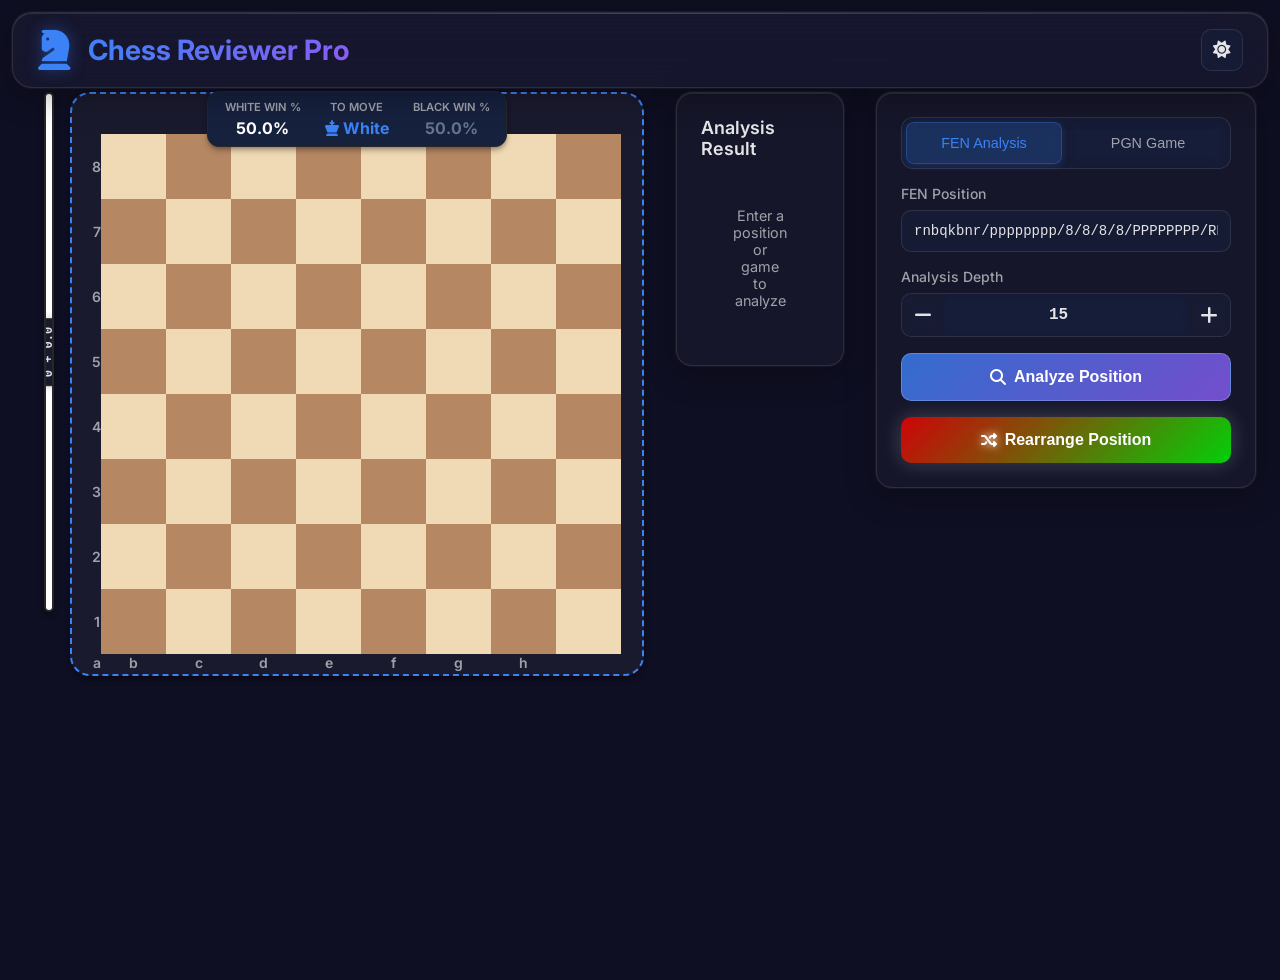
<file: src/main/resources/static/chess-index.html>
<!DOCTYPE html>
<html lang="en">
<head>
    <meta charset="UTF-8">
    <meta name="viewport" content="width=device-width, initial-scale=1.0">
    <title>Chess Reviewer Pro by Hamid</title>
    <link rel="stylesheet" href="https://cdnjs.cloudflare.com/ajax/libs/font-awesome/6.4.0/css/all.min.css">
    <link rel="stylesheet" href="https://fonts.googleapis.com/css2?family=Inter:wght@400;500;600;700&display=swap">
    <style>
        :root {
            --bg-primary: #0f0f23;
            --bg-secondary: #1a1a2e;
            --bg-tertiary: #16213e;
            --text-primary: #e4e4e7;
            --text-secondary: #a1a1aa;
            --accent-color: #3b82f6;
            --accent-hover: #2563eb;
            --border-color: #27272a;
            --shadow: 0 4px 6px -1px rgba(0, 0, 0, 0.3), 0 2px 4px -1px rgba(0, 0, 0, 0.2);

            --light-square: #f0d9b5;
            --dark-square: #b58863;

            --brilliant: #1baca6;
            --great: #5c8bb0;
            --best: #96bc4b;
            --good: #96bc4b;
            --book: #a88865;
            --inaccuracy: #f7c631;
            --mistake: #e6912c;
            --blunder: #ca3431;
            --excellent: #96bc4b;
            --miss: #db5c3d;

            --eval-white: #ffffff;
            --eval-black: #1a1a1a;
        }

        [data-theme="light"] {
            --bg-primary: #f8fafc;
            --bg-secondary: #ffffff;
            --bg-tertiary: #f1f5f9;
            --text-primary: #0f172a;
            --text-secondary: #64748b;
            --border-color: #e2e8f0;
            --navbar-bg: rgba(255, 255, 255, 0.8);
        }

        * {
            margin: 0;
            padding: 0;
            box-sizing: border-box;
        }

        body {
            font-family: 'Inter', -apple-system, BlinkMacSystemFont, 'Segoe UI', sans-serif;
            background: var(--bg-primary);
            color: var(--text-primary);
            min-height: 100vh;
            transition: all 0.3s ease;
            padding: 0.75rem;
            margin-top: 80px; /* Space for fixed header */
        }

        /* Enhanced glass/water glass effect for header */
        header {
            background: rgba(26, 26, 46, 0.7);
            border: 1px solid rgba(255, 255, 255, 0.1);
            border-radius: 20px;
            padding: 1rem 1.5rem;
            position: fixed;
            top: 0.75rem;
            left: 0.75rem;
            right: 0.75rem;
            z-index: 1000;
            box-shadow:
                    0 8px 32px rgba(0, 0, 0, 0.3),
                    0 0 0 1px rgba(255, 255, 255, 0.05),
                    inset 0 1px 0 rgba(255, 255, 255, 0.1);
            backdrop-filter: blur(20px) saturate(180%);
            -webkit-backdrop-filter: blur(20px) saturate(180%);
            transition: all 0.3s ease;
            max-width: calc(100% - 1.5rem);
            margin: 0 auto;
        }

        /* Enhanced light theme header with better glass effect */
        [data-theme="light"] header {
            background: rgba(255, 255, 255, 0.65);
            backdrop-filter: blur(25px) saturate(200%);
            -webkit-backdrop-filter: blur(25px) saturate(200%);
            border-color: rgba(0, 0, 0, 0.08);
            box-shadow:
                    0 8px 32px rgba(0, 0, 0, 0.1),
                    0 0 0 1px rgba(0, 0, 0, 0.05),
                    inset 0 1px 0 rgba(255, 255, 255, 0.8);
        }

        .header-content {
            max-width: 1600px;
            margin: 0 auto;
            display: flex;
            justify-content: space-between;
            align-items: center;
            position: relative;
        }

        /* Subtle gradient line at top for enhanced glass effect */
        .header-content::before {
            content: '';
            position: absolute;
            top: -1rem;
            left: 0;
            right: 0;
            height: 1px;
            background: linear-gradient(90deg,
            transparent,
            rgba(59, 130, 246, 0.3),
            transparent);
            z-index: 1;
        }

        .logo {
            display: flex;
            align-items: center;
            gap: 1rem;
        }

        .logo i {
            font-size: 2.5rem;
            color: var(--accent-color);
            filter: drop-shadow(0 0 8px rgba(59, 130, 246, 0.4));
        }

        .logo h1 {
            font-size: 1.75rem;
            font-weight: 700;
            background: linear-gradient(135deg, var(--accent-color), #8b5cf6);
            -webkit-background-clip: text;
            -webkit-text-fill-color: transparent;
            background-clip: text;
        }

        .header-controls {
            display: flex;
            gap: 0.75rem;
        }

        .icon-btn {
            width: 42px;
            height: 42px;
            background: rgba(22, 33, 62, 0.5);
            border: 1px solid rgba(255, 255, 255, 0.1);
            border-radius: 10px;
            color: var(--text-primary);
            cursor: pointer;
            display: flex;
            align-items: center;
            justify-content: center;
            transition: all 0.2s;
            font-size: 1.1rem;
            backdrop-filter: blur(10px);
            -webkit-backdrop-filter: blur(10px);
        }

        .icon-btn:hover {
            background: var(--accent-color);
            color: white;
            transform: translateY(-2px);
            box-shadow: 0 4px 12px rgba(59, 130, 246, 0.3);
            border-color: rgba(59, 130, 246, 0.5);
        }

        [data-theme="light"] .icon-btn {
            background: rgba(241, 245, 249, 0.7);
            border-color: rgba(0, 0, 0, 0.1);
        }

        [data-theme="light"] .icon-btn:hover {
            background: var(--accent-color);
            border-color: var(--accent-color);
        }

        main {
            max-width: 1600px;
            margin: 0 auto 2rem;
            padding: 0 2rem;
            display: grid;
            grid-template-columns: auto 1fr 380px;
            gap: 2rem;
            align-items: start;
        }

        .board-container {
            display: flex;
            gap: 1rem;
            align-items: flex-start;
        }

        .eval-bar {
            width: 35px;
            height: 520px;
            background: linear-gradient(to top, var(--eval-black) 50%, var(--eval-white) 50%);
            border-radius: 12px;
            position: relative;
            overflow: hidden;
            border: 2px solid var(--border-color);
            box-shadow: var(--shadow);
        }

        .eval-fill {
            position: absolute;
            bottom: 0;
            left: 0;
            right: 0;
            height: 50%;
            background: var(--eval-white);
            transition: height 0.5s cubic-bezier(0.4, 0, 0.2, 1);
        }

        .eval-text {
            position: absolute;
            top: 50%;
            left: 50%;
            transform: translate(-50%, -50%) rotate(-90deg);
            font-size: 0.75rem;
            font-weight: 700;
            color: var(--text-primary);
            background: var(--bg-secondary);
            padding: 4px 8px;
            border-radius: 6px;
            box-shadow: 0 2px 8px rgba(0, 0, 0, 0.2);
            font-family: 'Courier New', monospace;
            white-space: nowrap;
            border: 1px solid var(--border-color);
        }


        /* UPDATED: Board wrapper with coordinate labels */
        .board-wrapper {
            position: relative;
            background: var(--bg-secondary);
            border-radius: 20px;
            border: 2px dashed rgb(59, 130, 246);
            box-shadow: var(--shadow);
            padding: 40px 30px 20px 20px; /* More padding for coordinates */
        }

        .board-glow {
            position: absolute;
            inset: -3px;
            background: linear-gradient(135deg, var(--brilliant), var(--great), var(--best));
            border-radius: 20px;
            opacity: 0;
            filter: blur(20px);
            transition: opacity 0.5s ease;
            z-index: -1;
            animation: glow-pulse 2s ease-in-out infinite;
        }

        .board-wrapper.glow-brilliant .board-glow {
            background: linear-gradient(135deg, var(--brilliant), #00d4d4);
            opacity: 0.6;
        }
        .board-wrapper.glow-great .board-glow {
            background: linear-gradient(135deg, var(--great), #7ea4d4);
            opacity: 0.5;
        }
        .board-wrapper.glow-best .board-glow {
            background: linear-gradient(135deg, var(--best), #b8e05f);
            opacity: 0.5;
        }
        .board-wrapper.glow-good .board-glow {
            background: linear-gradient(135deg, var(--good), #b8e05f);
            opacity: 0.4;
        }
        .board-wrapper.glow-inaccuracy .board-glow {
            background: linear-gradient(135deg, var(--inaccuracy), #ffd54f);
            opacity: 0.5;
        }
        .board-wrapper.glow-mistake .board-glow {
            background: linear-gradient(135deg, var(--mistake), #ffab40);
            opacity: 0.6;
        }
        .board-wrapper.glow-blunder .board-glow {
            background: linear-gradient(135deg, var(--blunder), #ff5252);
            opacity: 0.7;
        }

        @keyframes glow-pulse {
            0%, 100% { filter: blur(20px); }
            50% { filter: blur(25px); }
        }

        /* UPDATED: Chess board with coordinate system */
        .chess-board {
            width: 520px;
            height: 520px;
            display: grid;
            grid-template-columns: repeat(9, 1fr);
            grid-template-rows: repeat(9, 1fr);
            position: relative;
        }

        /* Coordinate labels */
        .board-coordinate {
            display: flex;
            align-items: center;
            justify-content: center;
            font-size: 14px;
            font-weight: 600;
            color: var(--text-secondary);
            user-select: none;
        }

        /* File coordinates (a-h) at bottom */
        .file-coordinate {
            grid-row: 9;
        }

        /* Rank coordinates (1-8) on left side */
        .rank-coordinate {
            grid-column: 1;
        }

        /* The actual squares grid */
        .squares-grid {
            grid-column: 2 / 10;
            grid-row: 1 / 9;
            display: grid;
            grid-template-columns: repeat(8, 1fr);
            grid-template-rows: repeat(8, 1fr);
            border: 3px solid var(--border-color);
            border-radius: 12px;
            overflow: hidden;
            box-shadow: inset 0 0 20px rgba(0, 0, 0, 0.1);
        }

        .square {
            width: 65px;
            height: 65px;
            display: flex;
            align-items: center;
            justify-content: center;
            position: relative;
            cursor: pointer;
            transition: all 0.2s;
        }

        .square.light {
            background-color: var(--light-square);
        }

        .square.dark {
            background-color: var(--dark-square);
        }

        .square:hover {
            filter: brightness(1.1);
        }

        .square.selected {
            box-shadow: inset 0 0 0 3px rgba(59, 130, 246, 0.7);
        }

        .square.possible-move::after {
            content: '';
            position: absolute;
            width: 16px;
            height: 16px;
            background: rgba(59, 130, 246, 0.4);
            border-radius: 50%;
            pointer-events: none;
        }

        .square.possible-capture::after {
            content: '';
            position: absolute;
            inset: 4px;
            border: 3px solid rgba(220, 38, 38, 0.6);
            border-radius: 50%;
            pointer-events: none;
        }

        /* UPDATED: Piece styling to match screenshot theme */
        .piece {
            width: 70%;
            height: 70%;
            background-size: contain;
            background-repeat: no-repeat;
            background-position: center;
            transition: transform 0.2s;
            cursor: grab;
            user-select: none;
        }

        .piece:active {
            cursor: grabbing;
            transform: scale(1.1);
        }

        .square:hover .piece {
            transform: scale(1.05);
        }

        .square.highlight-from::after {
            content: '';
            position: absolute;
            inset: 4px;
            background: rgba(255, 255, 0, 0.3);
            border-radius: 50%;
            border: 3px solid rgba(255, 255, 0, 0.6);
            z-index: 0;
        }

        .square.highlight-to::after {
            content: '';
            position: absolute;
            inset: 4px;
            background: rgba(155, 199, 0, 0.3);
            border-radius: 50%;
            border: 3px solid rgba(155, 199, 0, 0.7);
            z-index: 0;
        }

        .move-badge {
            position: absolute;
            top: 4px;
            right: 4px;
            width: 24px;
            height: 24px;
            border-radius: 50%;
            display: flex;
            align-items: center;
            justify-content: center;
            font-size: 11px;
            font-weight: 700;
            color: white;
            z-index: 10;
            box-shadow: 0 2px 6px rgba(0, 0, 0, 0.3);
        }

        /* Updated turn indicator position */
        .turn-indicator {
            position: absolute;
            top: -3px;
            left: 50%;
            transform: translateX(-50%);
            padding: 0.5rem 1rem;
            background: var(--bg-tertiary);
            border: 1px solid var(--border-color);
            border-radius: 12px;
            font-weight: 600;
            font-size: 0.9rem;
            display: flex;
            align-items: center;
            gap: 1.5rem;
            box-shadow: var(--shadow);
            backdrop-filter: blur(10px);
            -webkit-backdrop-filter: blur(10px);
            z-index: 10;
            min-width: 300px;
            justify-content: center;
        }

        .turn-section {
            display: flex;
            flex-direction: column;
            align-items: center;
            gap: 0.25rem;
        }

        .turn-section .label {
            font-size: 0.7rem;
            color: var(--text-secondary);
            text-transform: uppercase;
        }

        .turn-section .value {
            font-size: 1rem;
            font-weight: 700;
        }

        .turn-section.white-chance .value { color: #ffffff; }
        .turn-section.black-chance .value { color: #64748b; }
        .turn-section.current-turn .value { color: var(--accent-color); }


        .turn-indicator.white {
            border-color: var(--accent-color);
            color: var(--accent-color);
            background: rgba(22, 33, 62, 0.8);
        }

        .turn-indicator.black {
            border-color: #64748b;
            color: #64748b;
            background: rgba(22, 33, 62, 0.8);
        }

        [data-theme="light"] .turn-indicator {
            background: rgba(241, 245, 249, 0.8);
        }

        .controls-panel {
            width: 420px;
            display: flex;
            flex-direction: column;
            gap: 1.5rem;
        }

        /* Glass effect for cards */
        .card {
            background: rgba(26, 26, 46, 0.7);
            border: 1px solid rgba(255, 255, 255, 0.1);
            border-radius: 16px;
            padding: 1.5rem;
            box-shadow:
                    0 8px 32px rgba(0, 0, 0, 0.3),
                    0 0 0 1px rgba(255, 255, 255, 0.05),
                    inset 0 1px 0 rgba(255, 255, 255, 0.1);
            backdrop-filter: blur(15px);
            -webkit-backdrop-filter: blur(15px);
        }

        [data-theme="light"] .card {
            background: rgba(255, 255, 255, 0.65);
            border-color: rgba(0, 0, 0, 0.08);
            box-shadow:
                    0 8px 32px rgba(0, 0, 0, 0.1),
                    0 0 0 1px rgba(0, 0, 0, 0.05),
                    inset 0 1px 0 rgba(255, 255, 255, 0.8);
        }

        .card h3 {
            font-size: 1.125rem;
            font-weight: 600;
            margin-bottom: 1rem;
            color: var(--text-primary);
        }

        /* Glass effect for tabs */
        .tabs {
            display: flex;
            gap: 0.5rem;
            margin-bottom: 1rem;
            background: rgba(22, 33, 62, 0.5);
            border: 1px solid rgba(255, 255, 255, 0.1);
            border-radius: 12px;
            padding: 0.25rem;
            backdrop-filter: blur(10px);
            -webkit-backdrop-filter: blur(10px);
        }

        [data-theme="light"] .tabs {
            background: rgba(241, 245, 249, 0.7);
            border-color: rgba(0, 0, 0, 0.08);
        }

        .tab-btn {
            flex: 1;
            padding: 0.75rem 1rem;
            background: transparent;
            border: 1px solid transparent;
            border-radius: 8px;
            color: var(--text-secondary);
            cursor: pointer;
            font-size: 0.9rem;
            font-weight: 500;
            transition: all 0.2s;
            backdrop-filter: blur(5px);
            -webkit-backdrop-filter: blur(5px);
        }

        .tab-btn.active {
            background: rgba(59, 130, 246, 0.2);
            color: var(--accent-color);
            border-color: rgba(59, 130, 246, 0.3);
            box-shadow: 0 2px 8px rgba(59, 130, 246, 0.2);
        }

        [data-theme="light"] .tab-btn.active {
            background: rgba(59, 130, 246, 0.15);
        }

        .tab-content {
            display: none;
        }

        .tab-content.active {
            display: block;
        }

        .input-group {
            margin-bottom: 1rem;
        }

        .input-group label {
            display: block;
            margin-bottom: 0.5rem;
            font-weight: 500;
            color: var(--text-secondary);
            font-size: 0.875rem;
        }

        /* Glass effect for inputs */
        .input-group input,
        .input-group textarea {
            width: 100%;
            padding: 0.75rem;
            background: rgba(22, 33, 62, 0.5);
            border: 1px solid rgba(255, 255, 255, 0.1);
            border-radius: 10px;
            color: var(--text-primary);
            font-family: 'Courier New', monospace;
            font-size: 0.875rem;
            transition: all 0.2s;
            backdrop-filter: blur(5px);
            -webkit-backdrop-filter: blur(5px);
        }

        [data-theme="light"] .input-group input,
        [data-theme="light"] .input-group textarea {
            background: rgba(241, 245, 249, 0.7);
            border-color: rgba(0, 0, 0, 0.08);
        }

        .input-group input:focus,
        .input-group textarea:focus {
            outline: none;
            border-color: var(--accent-color);
            box-shadow: 0 0 0 3px rgba(59, 130, 246, 0.2);
        }

        /* Glass effect for buttons */
        .btn {
            width: 100%;
            padding: 0.875rem 1.5rem;
            background: linear-gradient(135deg, rgba(59, 130, 246, 0.8), rgba(139, 92, 246, 0.8));
            color: white;
            border: 1px solid rgba(255, 255, 255, 0.2);
            border-radius: 10px;
            cursor: pointer;
            font-size: 1rem;
            font-weight: 600;
            display: flex;
            align-items: center;
            justify-content: center;
            gap: 0.5rem;
            transition: all 0.2s;
            backdrop-filter: blur(10px);
            -webkit-backdrop-filter: blur(10px);
            position: relative;
            overflow: hidden;
        }

        .btn::before {
            content: '';
            position: absolute;
            top: 0;
            left: -100%;
            width: 100%;
            height: 100%;
            background: linear-gradient(90deg, transparent, rgba(255, 255, 255, 0.2), transparent);
            transition: left 0.5s ease;
        }

        .btn:hover {
            transform: translateY(-2px);
            box-shadow:
                    0 8px 32px rgba(59, 130, 246, 0.4),
                    0 4px 12px rgba(59, 130, 255, 0.3);
            border-color: rgba(255, 255, 255, 0.3);
        }

        .btn:hover::before {
            left: 100%;
        }

        .btn:active {
            transform: translateY(-1px);
        }

        [data-theme="light"] .btn {
            background: linear-gradient(135deg, rgba(59, 130, 246, 0.9), rgba(139, 92, 246, 0.9));
            border-color: rgba(255, 255, 255, 0.3);
        }

        /* Special button for rearranging position with RGB effect */
        .rgb-btn {
            width: 100%;
            padding: 0.875rem 1.5rem;
            background: linear-gradient(135deg,
            rgba(255, 0, 0, 0.8),
            rgba(0, 255, 0, 0.8),
            rgba(0, 0, 255, 0.8));
            background-size: 200% 200%;
            color: white;
            border: none;
            border-radius: 10px;
            cursor: pointer;
            font-size: 1rem;
            font-weight: 600;
            display: flex;
            align-items: center;
            justify-content: center;
            gap: 0.5rem;
            transition: all 0.3s ease;
            position: relative;
            overflow: hidden;
            animation: rgb-shift 3s linear infinite;
            box-shadow: 0 0 20px rgba(255, 255, 255, 0.2);
            margin-top: 1rem;
        }

        @keyframes rgb-shift {
            0% { background-position: 0% 50%; }
            50% { background-position: 100% 50%; }
            100% { background-position: 0% 50%; }
        }

        .rgb-btn::before {
            content: '';
            position: absolute;
            top: 0;
            left: -100%;
            width: 100%;
            height: 100%;
            background: linear-gradient(90deg, transparent, rgba(255, 255, 255, 0.3), transparent);
            transition: left 0.7s ease;
        }

        .rgb-btn:hover {
            transform: translateY(-2px);
            box-shadow:
                    0 0 30px rgba(255, 0, 0, 0.4),
                    0 0 30px rgba(0, 255, 0, 0.4),
                    0 0 30px rgba(0, 0, 255, 0.4);
            animation-duration: 1.5s;
        }

        .rgb-btn:hover::before {
            left: 100%;
        }

        .rgb-btn:active {
            transform: translateY(0);
        }

        .rgb-btn i {
            filter: drop-shadow(0 0 4px white);
        }

        .result-content {
            font-size: 0.9rem;
        }

        .result-item {
            display: flex;
            justify-content: space-between;
            padding: 0.75rem;
            margin-bottom: 0.5rem;
            background: rgba(22, 33, 62, 0.5);
            border-radius: 8px;
            border: 1px solid rgba(255, 255, 255, 0.05);
            backdrop-filter: blur(5px);
            -webkit-backdrop-filter: blur(5px);
        }

        [data-theme="light"] .result-item {
            background: rgba(241, 245, 249, 0.7);
            border-color: rgba(0, 0, 0, 0.05);
        }

        .result-item .label {
            color: var(--text-secondary);
            font-weight: 500;
        }

        .result-item .value {
            font-weight: 600;
            font-family: 'Courier New', monospace;
            color: var(--accent-color);
        }

        .game-navigation {
            display: flex;
            align-items: center;
            justify-content: center;
            gap: 0.5rem;
            padding: 1rem;
        }

        .nav-btn {
            width: 42px;
            height: 42px;
            background: var(--bg-tertiary);
            border: 1px solid var(--border-color);
            border-radius: 10px;
            color: var(--text-primary);
            cursor: pointer;
            display: flex;
            align-items: center;
            justify-content: center;
            transition: all 0.2s;
        }

        .nav-btn:hover:not(:disabled) {
            background: var(--accent-color);
            color: white;
            transform: translateY(-2px);
        }

        .nav-btn:disabled {
            opacity: 0.3;
            cursor: not-allowed;
        }

        .move-counter {
            padding: 0 1rem;
            font-weight: 600;
            font-family: 'Courier New', monospace;
            font-size: 1rem;
        }

        .moves-panel {
            width: 100%;
        }

        .moves-list {
            max-height: 400px;
            overflow-y: auto;
            display: grid;
            grid-template-columns: auto 1fr 1fr;
            gap: 0.25rem;
            font-size: 0.875rem;
            margin-bottom: 1rem;
        }

        .move-number {
            color: var(--text-secondary);
            padding: 0.5rem 0.75rem;
            font-weight: 600;
            background: var(--bg-tertiary);
            border-radius: 6px;
            text-align: center;
        }

        .move-item {
            padding: 0.5rem 0.75rem;
            border-radius: 6px;
            cursor: pointer;
            transition: all 0.2s;
            display: flex;
            align-items: center;
            gap: 0.5rem;
            background: var(--bg-tertiary);
            border: 2px solid transparent;
        }

        .move-item:hover {
            background: var(--bg-primary);
        }

        .move-item.active {
            background: var(--accent-color);
            color: white;
            border-color: var(--accent-color);
            box-shadow: 0 0 12px rgba(59, 130, 246, 0.4);
        }

        .classification-dot {
            width: 10px;
            height: 10px;
            border-radius: 50%;
            flex-shrink: 0;
        }

        .classification-dot.brilliant { background: var(--brilliant); }
        .classification-dot.great { background: var(--great); }
        .classification-dot.best { background: var(--best); }
        .classification-dot.good { background: var(--good); }
        .classification-dot.inaccuracy { background: var(--inaccuracy); }
        .classification-dot.mistake { background: var(--mistake); }
        .classification-dot.blunder { background: var(--blunder); }

        /* Glass effect for number input */
        .number-input-wrapper {
            display: flex;
            align-items: center;
            background: rgba(22, 33, 62, 0.5);
            border: 1px solid rgba(255, 255, 255, 0.1);
            border-radius: 10px;
            overflow: hidden;
            transition: all 0.2s;
            backdrop-filter: blur(5px);
            -webkit-backdrop-filter: blur(5px);
        }

        [data-theme="light"] .number-input-wrapper {
            background: rgba(241, 245, 249, 0.7);
            border-color: rgba(0, 0, 0, 0.08);
        }

        .number-input-wrapper:focus-within {
            border-color: var(--accent-color);
            box-shadow: 0 0 0 3px rgba(59, 130, 246, 0.2);
        }

        .number-input-wrapper input {
            flex: 1;
            border: none;
            background: transparent;
            text-align: center;
            font-size: 1rem;
            font-weight: 600;
            padding: 0.75rem;
            color: var(--text-primary);
        }

        .number-input-wrapper input:focus {
            outline: none;
            box-shadow: none;
        }

        .number-btn {
            width: 42px;
            height: 42px;
            background: rgba(26, 26, 46, 0.5);
            border: none;
            color: var(--text-primary);
            cursor: pointer;
            display: flex;
            align-items: center;
            justify-content: center;
            font-size: 1.25rem;
            transition: all 0.2s;
            backdrop-filter: blur(5px);
            -webkit-backdrop-filter: blur(5px);
        }

        .number-btn:hover {
            background: var(--accent-color);
            color: white;
        }

        [data-theme="light"] .number-btn {
            background: rgba(255, 255, 255, 0.5);
        }

        .summary-stats {
            background: var(--bg-tertiary);
            border-radius: 12px;
            padding: 1rem;
            margin-top: 1rem;
        }

        .player-stats {
            margin-bottom: 1rem;
        }

        .player-stats h5 {
            font-size: 0.875rem;
            margin-bottom: 0.5rem;
            display: flex;
            align-items: center;
            gap: 0.5rem;
        }

        .accuracy-bar {
            height: 8px;
            background: var(--bg-primary);
            border-radius: 4px;
            overflow: hidden;
            margin-bottom: 0.5rem;
        }

        .accuracy-fill {
            height: 100%;
            background: linear-gradient(90deg, var(--blunder), var(--mistake), var(--good), var(--great));
            transition: width 0.5s ease;
        }

        .stats-grid {
            display: grid;
            grid-template-columns: repeat(3, 1fr);
            gap: 0.5rem;
            font-size: 0.75rem;
        }

        .stat-item {
            display: flex;
            align-items: center;
            gap: 0.25rem;
            padding: 0.375rem;
            background: var(--bg-secondary);
            border-radius: 6px;
        }

        .loading-overlay {
            display: none;
            position: fixed;
            inset: 0;
            background: rgba(0, 0, 0, 0.8);
            z-index: 1000;
            align-items: center;
            justify-content: center;
            backdrop-filter: blur(8px);
        }

        .loading-overlay.active {
            display: flex;
        }

        .spinner {
            width: 60px;
            height: 60px;
            border: 4px solid rgba(59, 130, 246, 0.2);
            border-top-color: var(--accent-color);
            border-radius: 50%;
            animation: spin 1s linear infinite;
        }

        @keyframes spin {
            to { transform: rotate(360deg); }
        }

        ::-webkit-scrollbar {
            width: 8px;
        }

        ::-webkit-scrollbar-track {
            background: var(--bg-tertiary);
            border-radius: 4px;
        }

        ::-webkit-scrollbar-thumb {
            background: var(--accent-color);
            border-radius: 4px;
        }

        /* Analysis Result Panel Styles - Now on the right side */
        .analysis-result-panel {
            width: 100%;
            display: flex;
            flex-direction: column;
            gap: 1.5rem;
        }

        /* Game moves panel - appears below analysis when active */
        .moves-container {
            display: none;
        }

        .moves-container.active {
            display: block;
            grid-column: 1 / -1;
            margin-top: 2rem;
        }

        @media (max-width: 1400px) {
            main {
                grid-template-columns: auto 1fr 380px;
                justify-items: center;
            }

            .board-container,
            .controls-panel {
                width: 100%;
                max-width: 600px;
            }

            .analysis-result-panel {
                width: 100%;
                max-width: 600px;
            }
        }

        @media (max-width: 1200px) {
            main {
                grid-template-columns: auto 1fr 380px;
                grid-template-rows: auto auto;
            }

            .board-container {
                grid-column: 1;
                grid-row: 1;
            }

            .analysis-result-panel {
                grid-column: 2;
                grid-row: 1;
                align-self: start;
            }

            .controls-panel {
                grid-column: 1 / -1;
                grid-row: 2;
                width: 100%;
            }
        }

        /* Responsive adjustments */
        @media (max-width: 768px) {
            body {
                padding: 0.5rem;
                margin-top: 70px;
            }

            header {
                border-radius: 16px;
                padding: 0.75rem 1rem;
                top: 0.5rem;
                left: 0.5rem;
                right: 0.5rem;
                max-width: calc(100% - 1rem);
            }

            .logo h1 {
                font-size: 1.25rem;
            }

            main {
                padding: 0 1rem;
                margin-bottom: 1.5rem;
                grid-template-columns: 1fr;
                gap: 1.5rem;
            }

            .board-container,
            .controls-panel,
            .analysis-result-panel {
                width: 100%;
                max-width: 100%;
            }
        }

        /* For very small screens */
        @media (max-width: 480px) {
            body {
                margin-top: 65px;
            }

            header {
                padding: 0.5rem 0.75rem;
            }

            .logo i {
                font-size: 1.8rem;
            }

            .logo h1 {
                font-size: 1.1rem;
            }

            .icon-btn {
                width: 36px;
                height: 36px;
                font-size: 0.9rem;
            }
        }
    </style>
</head>
<body>
<header>
    <div class="header-content">
        <div class="logo">
            <i class="fas fa-chess-knight"></i>
            <h1>Chess Reviewer Pro</h1>
        </div>
        <div class="header-controls">
            <button id="themeToggle" class="icon-btn" title="Toggle Theme">
                <i class="fas fa-moon"></i>
            </button>
        </div>
    </div>
</header>

<main>
    <!-- Column 1: Board and Eval Bar -->
    <div class="board-container">
        <div class="eval-bar">
            <div class="eval-fill" id="evalFill"></div>
            <span class="eval-text" id="evalText">0.0</span>
        </div>
        <div class="board-wrapper" id="boardWrapper">
            <div class="turn-indicator white" id="turnIndicator">
                <i class="fas fa-chess-king"></i>
                <span>White to move</span>
            </div>
            <div class="board-glow"></div>
            <div class="chess-board" id="chessBoard"></div>
        </div>
    </div>

    <!-- Column 2: Analysis Result Panel (Right side) -->
    <div class="analysis-result-panel">
        <div class="card" id="analysisResult">
            <h3>Analysis Result</h3>
            <div class="result-content" id="resultContent">
                <p style="color: var(--text-secondary); text-align: center; padding: 2rem;">
                    Enter a position or game to analyze
                </p>
            </div>
        </div>
    </div>

    <!-- Column 3: Controls Panel -->
    <div class="controls-panel">
        <div class="card">
            <div class="tabs">
                <button class="tab-btn active" data-tab="fen">FEN Analysis</button>
                <button class="tab-btn" data-tab="pgn">PGN Game</button>
            </div>

            <div class="tab-content active" id="fenTab">
                <div class="input-group">
                    <label for="fenInput">FEN Position</label>
                    <input type="text" id="fenInput"
                           placeholder="rnbqkbnr/pppppppp/8/8/8/8/PPPPPPPP/RNBQKBNR w KQkq - 0 1"
                           value="rnbqkbnr/pppppppp/8/8/8/8/PPPPPPPP/RNBQKBNR w KQkq - 0 1">
                </div>
                <div class="input-group">
                    <label>Analysis Depth</label>
                    <div class="number-input-wrapper">
                        <button type="button" class="number-btn" onclick="adjustDepth('depthInput', -1)">
                            <i class="fas fa-minus"></i>
                        </button>
                        <input type="number" id="depthInput" value="15" min="1" max="30" readonly>
                        <button type="button" class="number-btn" onclick="adjustDepth('depthInput', 1)">
                            <i class="fas fa-plus"></i>
                        </button>
                    </div>
                </div>
                <button class="btn" id="analyzeFen">
                    <i class="fas fa-search"></i> Analyze Position
                </button>

                <!-- NEW RGB BUTTON -->
                <button class="rgb-btn" id="rearrangePosition">
                    <i class="fas fa-random"></i> Rearrange Position
                </button>
            </div>

            <div class="tab-content" id="pgnTab">
                <div class="input-group">
                    <label for="pgnInput">PGN Game</label>
                    <textarea id="pgnInput" rows="6"
                              placeholder="Paste your PGN here..."></textarea>
                </div>
                <div class="input-group">
                    <label for="pgnFile">Or Upload PGN File</label>
                    <input type="file" id="pgnFile" accept=".pgn">
                </div>
                <div class="input-group">
                    <label>Analysis Depth</label>
                    <div class="number-input-wrapper">
                        <button type="button" class="number-btn" onclick="adjustDepth('pgnDepthInput', -1)">
                            <i class="fas fa-minus"></i>
                        </button>
                        <input type="number" id="pgnDepthInput" value="15" min="1" max="30" readonly>
                        <button type="button" class="number-btn" onclick="adjustDepth('pgnDepthInput', 1)">
                            <i class="fas fa-plus"></i>
                        </button>
                    </div>
                </div>
                <button class="btn" id="analyzeGame">
                    <i class="fas fa-chess"></i> Analyze Game
                </button>
            </div>
        </div>

        <div class="card game-navigation" id="gameNavigation" style="display: none;">
            <button class="nav-btn" id="firstMove"><i class="fas fa-fast-backward"></i></button>
            <button class="nav-btn" id="prevMove"><i class="fas fa-step-backward"></i></button>
            <span class="move-counter" id="moveCounter">0 / 0</span>
            <button class="nav-btn" id="nextMove"><i class="fas fa-step-forward"></i></button>
            <button class="nav-btn" id="lastMove"><i class="fas fa-fast-forward"></i></button>
        </div>
    </div>


</main>

<!-- Moves Panel - Appears below when analyzing a game -->
<div class="moves-container" id="movesContainer">
    <div class="moves-panel card">
        <h3>Move List</h3>
        <div class="moves-list" id="movesList"></div>
        <div class="summary-stats" id="gameSummary"></div>
    </div>
</div>

<div class="loading-overlay" id="loadingOverlay">
    <div class="spinner"></div>
</div>

<script>
    // UPDATED: Using proper chess piece icons similar to the screenshot
    const PIECE_IMAGES = {
        'K': 'https://upload.wikimedia.org/wikipedia/commons/4/42/Chess_klt45.svg',
        'Q': 'https://upload.wikimedia.org/wikipedia/commons/1/15/Chess_qlt45.svg',
        'R': 'https://upload.wikimedia.org/wikipedia/commons/7/72/Chess_rlt45.svg',
        'B': 'https://upload.wikimedia.org/wikipedia/commons/b/b1/Chess_blt45.svg',
        'N': 'https://upload.wikimedia.org/wikipedia/commons/7/70/Chess_nlt45.svg',
        'P': 'https://upload.wikimedia.org/wikipedia/commons/4/45/Chess_plt45.svg',
        'k': 'https://upload.wikimedia.org/wikipedia/commons/f/f0/Chess_kdt45.svg',
        'q': 'https://upload.wikimedia.org/wikipedia/commons/4/47/Chess_qdt45.svg',
        'r': 'https://upload.wikimedia.org/wikipedia/commons/f/ff/Chess_rdt45.svg',
        'b': 'https://upload.wikimedia.org/wikipedia/commons/9/98/Chess_bdt45.svg',
        'n': 'https://upload.wikimedia.org/wikipedia/commons/e/ef/Chess_ndt45.svg',
        'p': 'https://upload.wikimedia.org/wikipedia/commons/c/c7/Chess_pdt45.svg'
    };

    const CLASSIFICATION_SYMBOLS = {
        'Brilliant': '!!',
        'Great': '!',
        'Best': '✓',
        'Good': '✓',
        'Inaccuracy': '?!',
        'Mistake': '?',
        'Blunder': '??'
    };

    class ChessBoard {
        constructor(containerId) {
            this.container = document.getElementById(containerId);
            this.boardWrapper = document.getElementById('boardWrapper');
            this.turnIndicator = document.getElementById('turnIndicator');
            this.position = this.fenToPosition('rnbqkbnr/pppppppp/8/8/8/8/PPPPPPPP/RNBQKBNR w KQkq - 0 1');
            this.selectedSquare = null;
            this.possibleMoves = [];
            this.turn = 'w';
            this.highlightedSquares = { from: null, to: null };
            this.currentClassification = null;
            this.renderBoard();
            this.updateTurnIndicator();
        }

        fenToPosition(fen) {
            const position = {};
            const fenParts = fen.split(' ');
            const rows = fenParts[0].split('/');
            this.turn = fenParts[1] || 'w';

            for (let row = 0; row < 8; row++) {
                let col = 0;
                for (const char of rows[row]) {
                    if (isNaN(char)) {
                        const square = String.fromCharCode(97 + col) + (8 - row);
                        position[square] = char;
                        col++;
                    } else {
                        col += parseInt(char);
                    }
                }
            }
            return position;
        }

        positionToFen() {
            let fen = '';
            for (let row = 0; row < 8; row++) {
                let empty = 0;
                for (let col = 0; col < 8; col++) {
                    const square = String.fromCharCode(97 + col) + (8 - row);
                    if (this.position[square]) {
                        if (empty > 0) {
                            fen += empty;
                            empty = 0;
                        }
                        fen += this.position[square];
                    } else {
                        empty++;
                    }
                }
                if (empty > 0) fen += empty;
                if (row < 7) fen += '/';
            }
            return fen + ' ' + this.turn + ' KQkq - 0 1';
        }

        setPosition(fen) {
            this.position = this.fenToPosition(fen);
            this.selectedSquare = null;
            this.possibleMoves = [];
            this.updateTurnIndicator();
            this.renderBoard();
        }

        updateTurnIndicator(whiteWinChance = 50, blackWinChance = 50) {
            const turnText = this.turn === 'w' ? 'White' : 'Black';
            this.turnIndicator.className = 'turn-indicator';
            this.turnIndicator.innerHTML = `
        <div class="turn-section white-chance">
            <span class="label">White Win %</span>
            <span class="value">${whiteWinChance.toFixed(1)}%</span>
        </div>
        <div class="turn-section current-turn">
            <span class="label">To Move</span>
            <span class="value"><i class="fas fa-chess-king"></i> ${turnText}</span>
        </div>
        <div class="turn-section black-chance">
            <span class="label">Black Win %</span>
            <span class="value">${blackWinChance.toFixed(1)}%</span>
        </div>
    `;
        }


        isWhitePiece(piece) {
            return piece === piece.toUpperCase();
        }

        canPieceMove(square) {
            const piece = this.position[square];
            if (!piece) return false;
            return (this.turn === 'w' && this.isWhitePiece(piece)) ||
                (this.turn === 'b' && !this.isWhitePiece(piece));
        }

        getPossibleMoves(square) {
            const piece = this.position[square];
            if (!piece) return [];

            const moves = [];
            const pieceType = piece.toUpperCase();
            const [file, rank] = [square.charCodeAt(0) - 97, parseInt(square[1]) - 1];
            const isWhite = this.isWhitePiece(piece);

            switch (pieceType) {
                case 'P':
                    moves.push(...this.getPawnMoves(file, rank, isWhite));
                    break;
                case 'N':
                    moves.push(...this.getKnightMoves(file, rank, isWhite));
                    break;
                case 'B':
                    moves.push(...this.getBishopMoves(file, rank, isWhite));
                    break;
                case 'R':
                    moves.push(...this.getRookMoves(file, rank, isWhite));
                    break;
                case 'Q':
                    moves.push(...this.getQueenMoves(file, rank, isWhite));
                    break;
                case 'K':
                    moves.push(...this.getKingMoves(file, rank, isWhite));
                    break;
            }

            return moves.filter(move => {
                const originalPiece = this.position[move.square];
                this.position[move.square] = this.position[square];
                delete this.position[square];

                const kingSquare = this.findKing(isWhite);
                const inCheck = this.isSquareAttacked(kingSquare, !isWhite);

                this.position[square] = this.position[move.square];
                this.position[move.square] = originalPiece;

                return !inCheck;
            });
        }

        findKing(isWhite) {
            for (const [square, piece] of Object.entries(this.position)) {
                if (piece.toUpperCase() === 'K' && this.isWhitePiece(piece) === isWhite) {
                    return square;
                }
            }
            return null;
        }

        isSquareAttacked(square, byWhite) {
            if (!square) return false;

            const [file, rank] = [square.charCodeAt(0) - 97, parseInt(square[1]) - 1];

            const knightMoves = [[-2,-1],[-2,1],[-1,-2],[-1,2],[1,-2],[1,2],[2,-1],[2,1]];
            for (const [df, dr] of knightMoves) {
                const target = this.makeSquare(file + df, rank + dr);
                const piece = this.position[target];
                if (piece && piece.toUpperCase() === 'N' && this.isWhitePiece(piece) === byWhite) {
                    return true;
                }
            }

            const pawnDirection = byWhite ? 1 : -1;
            for (const df of [-1, 1]) {
                const target = this.makeSquare(file + df, rank + pawnDirection);
                const piece = this.position[target];
                if (piece && piece.toUpperCase() === 'P' && this.isWhitePiece(piece) === byWhite) {
                    return true;
                }
            }

            const directions = [[0,1],[0,-1],[1,0],[-1,0],[1,1],[1,-1],[-1,1],[-1,-1]];
            for (const [df, dr] of directions) {
                let f = file + df;
                let r = rank + dr;
                let steps = 0;

                while (true) {
                    const target = this.makeSquare(f, r);
                    if (!target) break;

                    const piece = this.position[target];
                    if (piece) {
                        if (this.isWhitePiece(piece) === byWhite) {
                            const type = piece.toUpperCase();
                            if (steps === 0) {
                                if (type === 'K') return true;
                            }
                            if (Math.abs(df) > 0 && Math.abs(dr) > 0) {
                                if (type === 'B' || type === 'Q') return true;
                            } else {
                                if (type === 'R' || type === 'Q') return true;
                            }
                        }
                        break;
                    }

                    f += df;
                    r += dr;
                    steps++;
                }
            }

            return false;
        }

        getPawnMoves(file, rank, isWhite) {
            const moves = [];
            const direction = isWhite ? 1 : -1;
            const startRank = isWhite ? 1 : 6;

            const forward = this.makeSquare(file, rank + direction);
            if (forward && !this.position[forward]) {
                moves.push({ square: forward, capture: false });

                if (rank === startRank) {
                    const doubleForward = this.makeSquare(file, rank + 2 * direction);
                    if (doubleForward && !this.position[doubleForward]) {
                        moves.push({ square: doubleForward, capture: false });
                    }
                }
            }

            for (const fileOffset of [-1, 1]) {
                const captureSquare = this.makeSquare(file + fileOffset, rank + direction);
                if (captureSquare && this.position[captureSquare] &&
                    this.isWhitePiece(this.position[captureSquare]) !== isWhite) {
                    moves.push({ square: captureSquare, capture: true });
                }
            }

            return moves;
        }

        getKnightMoves(file, rank, isWhite) {
            const moves = [];
            const offsets = [
                [-2, -1], [-2, 1], [-1, -2], [-1, 2],
                [1, -2], [1, 2], [2, -1], [2, 1]
            ];

            for (const [df, dr] of offsets) {
                const square = this.makeSquare(file + df, rank + dr);
                if (square) {
                    if (!this.position[square]) {
                        moves.push({ square, capture: false });
                    } else if (this.isWhitePiece(this.position[square]) !== isWhite) {
                        moves.push({ square, capture: true });
                    }
                }
            }

            return moves;
        }

        getBishopMoves(file, rank, isWhite) {
            return this.getSlidingMoves(file, rank, isWhite, [
                [1, 1], [1, -1], [-1, 1], [-1, -1]
            ]);
        }

        getRookMoves(file, rank, isWhite) {
            return this.getSlidingMoves(file, rank, isWhite, [
                [0, 1], [0, -1], [1, 0], [-1, 0]
            ]);
        }

        getQueenMoves(file, rank, isWhite) {
            return this.getSlidingMoves(file, rank, isWhite, [
                [0, 1], [0, -1], [1, 0], [-1, 0],
                [1, 1], [1, -1], [-1, 1], [-1, -1]
            ]);
        }

        getKingMoves(file, rank, isWhite) {
            const moves = [];
            const offsets = [
                [0, 1], [0, -1], [1, 0], [-1, 0],
                [1, 1], [1, -1], [-1, 1], [-1, -1]
            ];

            for (const [df, dr] of offsets) {
                const square = this.makeSquare(file + df, rank + dr);
                if (square) {
                    if (!this.position[square]) {
                        moves.push({ square, capture: false });
                    } else if (this.isWhitePiece(this.position[square]) !== isWhite) {
                        moves.push({ square, capture: true });
                    }
                }
            }

            return moves;
        }

        getSlidingMoves(file, rank, isWhite, directions) {
            const moves = [];

            for (const [df, dr] of directions) {
                let f = file + df;
                let r = rank + dr;

                while (true) {
                    const square = this.makeSquare(f, r);
                    if (!square) break;

                    if (!this.position[square]) {
                        moves.push({ square, capture: false });
                    } else {
                        if (this.isWhitePiece(this.position[square]) !== isWhite) {
                            moves.push({ square, capture: true });
                        }
                        break;
                    }

                    f += df;
                    r += dr;
                }
            }

            return moves;
        }

        makeSquare(file, rank) {
            if (file < 0 || file > 7 || rank < 0 || rank > 7) return null;
            return String.fromCharCode(97 + file) + (rank + 1);
        }

        handleSquareClick(square) {
            if (this.selectedSquare) {
                const move = this.possibleMoves.find(m => m.square === square);
                if (move) {
                    this.makeMove(this.selectedSquare, square, move.capture);
                } else if (this.position[square] && this.canPieceMove(square)) {
                    this.selectedSquare = square;
                    this.possibleMoves = this.getPossibleMoves(square);
                    this.renderBoard();
                } else {
                    this.selectedSquare = null;
                    this.possibleMoves = [];
                    this.renderBoard();
                }
            } else if (this.position[square] && this.canPieceMove(square)) {
                this.selectedSquare = square;
                this.possibleMoves = this.getPossibleMoves(square);
                this.renderBoard();
            }
        }

        makeMove(from, to, isCapture) {
            this.position[to] = this.position[from];
            delete this.position[from];

            this.turn = this.turn === 'w' ? 'b' : 'w';
            this.selectedSquare = null;
            this.possibleMoves = [];

            const fenInput = document.getElementById('fenInput');
            if (fenInput) {
                fenInput.value = this.positionToFen();
            }

            this.updateTurnIndicator();
            this.renderBoard();
        }

        rearrangePosition() {
            // Get all squares with pieces
            const squaresWithPieces = Object.keys(this.position);

            if (squaresWithPieces.length === 0) return;

            // Randomize piece positions
            const pieces = Object.values(this.position);
            shuffleArray(pieces);

            // Clear current position
            this.position = {};

            // Distribute pieces randomly on the board
            const allSquares = [];
            for (let row = 0; row < 8; row++) {
                for (let col = 0; col < 8; col++) {
                    allSquares.push(String.fromCharCode(97 + col) + (8 - row));
                }
            }

            shuffleArray(allSquares);

            // Place pieces on random squares
            for (let i = 0; i < Math.min(pieces.length, 32); i++) {
                this.position[allSquares[i]] = pieces[i];
            }

            // Randomize turn
            this.turn = Math.random() > 0.5 ? 'w' : 'b';

            // Update FEN input
            const fenInput = document.getElementById('fenInput');
            if (fenInput) {
                fenInput.value = this.positionToFen();
            }

            this.clearHighlights();
            this.updateTurnIndicator();
            this.renderBoard();

            // Add a fun RGB animation effect to the board
            const boardWrapper = document.getElementById('boardWrapper');
            boardWrapper.style.animation = 'none';
            setTimeout(() => {
                boardWrapper.style.animation = 'rgb-board-glow 2s ease';
            }, 10);
        }

        highlightMove(from, to, classification) {
            this.highlightedSquares = { from, to };
            this.currentClassification = classification;
            this.updateBoardGlow(classification);
            this.renderBoard();
        }

        updateBoardGlow(classification) {
            this.boardWrapper.className = 'board-wrapper';
            if (classification) {
                this.boardWrapper.classList.add(`glow-${classification.toLowerCase()}`);
            }
        }

        clearHighlights() {
            this.highlightedSquares = { from: null, to: null };
            this.currentClassification = null;
            this.boardWrapper.className = 'board-wrapper';
            this.renderBoard();
        }

        renderBoard() {
            this.container.innerHTML = '';

            // Create the 9x9 grid for coordinates + squares
            for (let row = 0; row < 9; row++) {
                for (let col = 0; col < 9; col++) {
                    const cell = document.createElement('div');

                    // Top-left corner (empty)
                    if (row === 8 && col === 0) {
                        cell.className = 'board-coordinate';
                        cell.style.visibility = 'hidden';
                    }
                    // Rank numbers (1-8) on left side
                    else if (col === 0 && row < 8) {
                        cell.className = 'board-coordinate rank-coordinate';
                        cell.textContent = (8 - row);
                    }
                    // File letters (a-h) at bottom
                    else if (row === 8 && col > 0) {
                        cell.className = 'board-coordinate file-coordinate';
                        cell.textContent = String.fromCharCode(96 + col);
                    }
                    // The actual chess squares
                    else if (col > 0 && row < 8) {
                        const square = String.fromCharCode(96 + col) + (8 - row);
                        const isLight = (row + col) % 2 === 1;

                        cell.className = `square ${isLight ? 'light' : 'dark'}`;
                        cell.dataset.square = square;

                        cell.addEventListener('click', () => this.handleSquareClick(square));

                        if (this.selectedSquare === square) {
                            cell.classList.add('selected');
                        }

                        if (this.highlightedSquares.from === square) {
                            cell.classList.add('highlight-from');
                        }

                        if (this.highlightedSquares.to === square) {
                            cell.classList.add('highlight-to');

                            if (this.currentClassification && CLASSIFICATION_SYMBOLS[this.currentClassification]) {
                                const badge = document.createElement('div');
                                badge.className = 'move-badge';
                                badge.style.background = `var(--${this.currentClassification.toLowerCase()})`;
                                badge.textContent = CLASSIFICATION_SYMBOLS[this.currentClassification];
                                cell.appendChild(badge);
                            }
                        }

                        const possibleMove = this.possibleMoves.find(m => m.square === square);
                        if (possibleMove) {
                            cell.classList.add(possibleMove.capture ? 'possible-capture' : 'possible-move');
                        }

                        if (this.position[square]) {
                            const pieceDiv = document.createElement('div');
                            pieceDiv.className = 'piece';
                            pieceDiv.style.backgroundImage = `url('${PIECE_IMAGES[this.position[square]]}')`;
                            cell.appendChild(pieceDiv);
                        }
                    }

                    this.container.appendChild(cell);
                }
            }
        }
    }

    // Helper function to shuffle array
    function shuffleArray(array) {
        for (let i = array.length - 1; i > 0; i--) {
            const j = Math.floor(Math.random() * (i + 1));
            [array[i], array[j]] = [array[j], array[i]];
        }
        return array;
    }

    function algebraicToSquares(move) {
        if (move && move.length >= 4) {
            return {
                from: move.substring(0, 2),
                to: move.substring(2, 4)
            };
        }
        return { from: null, to: null };
    }

    let chessBoard;
    let currentGameAnalysis = null;
    let currentMoveIndex = -1;

    document.addEventListener('DOMContentLoaded', () => {
        chessBoard = new ChessBoard('chessBoard');
        initializeTheme();
        initializeEventListeners();
        updateEvalBar(0, null);
    });

    function initializeTheme() {
        const savedTheme = localStorage.getItem('theme') || 'dark';
        document.body.dataset.theme = savedTheme;
        updateThemeIcon();
    }

    function updateThemeIcon() {
        const icon = document.querySelector('#themeToggle i');
        icon.className = document.body.dataset.theme === 'dark' ? 'fas fa-sun' : 'fas fa-moon';
    }

    function initializeEventListeners() {
        document.getElementById('themeToggle').addEventListener('click', () => {
            const currentTheme = document.body.dataset.theme;
            document.body.dataset.theme = currentTheme === 'dark' ? 'light' : 'dark';
            localStorage.setItem('theme', document.body.dataset.theme);
            updateThemeIcon();
        });

        document.querySelectorAll('.tab-btn').forEach(btn => {
            btn.addEventListener('click', () => {
                const tabId = btn.dataset.tab + 'Tab';
                document.querySelectorAll('.tab-btn').forEach(b => b.classList.remove('active'));
                document.querySelectorAll('.tab-content').forEach(c => c.classList.remove('active'));
                btn.classList.add('active');
                document.getElementById(tabId).classList.add('active');
            });
        });

        document.getElementById('fenInput').addEventListener('input', (e) => {
            try {
                const fen = e.target.value.trim();
                if (fen) {
                    chessBoard.setPosition(fen);
                }
            } catch (err) {
                console.log('Invalid FEN');
            }
        });

        document.getElementById('pgnFile').addEventListener('change', (e) => {
            const file = e.target.files[0];
            if (file) {
                const reader = new FileReader();
                reader.onload = (event) => {
                    document.getElementById('pgnInput').value = event.target.result;
                };
                reader.readAsText(file);
            }
        });

        // NEW: Rearrange Position button event listener
        document.getElementById('rearrangePosition').addEventListener('click', () => {
            chessBoard.rearrangePosition();

            // Add visual feedback
            const btn = document.getElementById('rearrangePosition');
            btn.innerHTML = '<i class="fas fa-sync-alt fa-spin"></i> Rearranging...';
            setTimeout(() => {
                btn.innerHTML = '<i class="fas fa-random"></i> Rearrange Position';
            }, 800);
        });

        document.getElementById('analyzeFen').addEventListener('click', analyzePosition);
        document.getElementById('analyzeGame').addEventListener('click', analyzeGame);

        document.getElementById('firstMove').addEventListener('click', () => goToMove(0));
        document.getElementById('prevMove').addEventListener('click', () => goToMove(currentMoveIndex - 1));
        document.getElementById('nextMove').addEventListener('click', () => goToMove(currentMoveIndex + 1));
        document.getElementById('lastMove').addEventListener('click', () => {
            if (currentGameAnalysis) goToMove(currentGameAnalysis.moves.length - 1);
        });

        document.addEventListener('keydown', (e) => {
            if (e.target.tagName === 'INPUT' || e.target.tagName === 'TEXTAREA') return;
            if (e.key === 'ArrowLeft') goToMove(currentMoveIndex - 1);
            if (e.key === 'ArrowRight') goToMove(currentMoveIndex + 1);
            if (e.key === 'Home') goToMove(0);
            if (e.key === 'End' && currentGameAnalysis) goToMove(currentGameAnalysis.moves.length - 1);
        });
    }

    async function analyzePosition() {
        const fen = document.getElementById('fenInput').value.trim();
        const depth = parseInt(document.getElementById('depthInput').value) || 15;

        if (!fen) {
            alert('Please enter a valid FEN position');
            return;
        }

        showLoading();

        try {
            const response = await fetch('http://localhost:8080/api/chess/analyze', {
                method: 'POST',
                headers: {
                    'Content-Type': 'application/json',
                    'Accept': 'application/json'
                },
                body: JSON.stringify({
                    fen: fen,
                    depth: depth,
                    mode: 'bestmove'
                })
            });

            if (!response.ok) {
                const errorText = await response.text();
                throw new Error(`HTTP ${response.status}: ${errorText}`);
            }

            const data = await response.json();
            hideLoading();

            if (data.success) {
                displayPositionAnalysis(data);
                updateEvalBar(data.evaluation, data.mate);
                if (data.bestMove) {
                    const squares = algebraicToSquares(data.bestMove);
                    chessBoard.highlightMove(squares.from, squares.to, data.topMoves?.[0]?.classification);
                }
            } else {
                showError(data.message || 'Analysis failed');
            }
        } catch (err) {
            hideLoading();

            // Fallback to mock data if backend is unavailable
            console.warn('Backend connection failed, using mock data:', err.message);
            const mockData = createMockAnalysis(fen, depth);
            displayPositionAnalysis(mockData);
            showError('Connected to mock service - Backend unavailable: ' + err.message);
        }
    }

    function createMockAnalysis(fen, depth) {
        const evaluations = [25, -15, 80, -45, 120];
        const moves = ['e2e4', 'd7d5', 'g1f3', 'c7c6', 'f1c4'];
        const sanMoves = ['e4', 'd5', 'Nf3', 'c6', 'Bc4'];

        const randomEval = evaluations[Math.floor(Math.random() * evaluations.length)];
        const randomMove = moves[Math.floor(Math.random() * moves.length)];
        const randomSan = sanMoves[moves.indexOf(randomMove)];

        const classification = randomEval > 100 ? 'Great' :
            randomEval > 50 ? 'Good' :
                randomEval > 0 ? 'Best' :
                    randomEval > -30 ? 'Inaccuracy' :
                        randomEval > -80 ? 'Mistake' : 'Blunder';

        const topMoves = [];
        for (let i = 0; i < 3; i++) {
            const moveIdx = (i + 1) % moves.length;
            const evalChange = i * 15;
            topMoves.push({
                move: moves[moveIdx],
                san: sanMoves[moveIdx],
                evaluation: randomEval - evalChange,
                mate: i === 0 && randomEval > 150 ? 3 : null,
                winChance: 50 + (randomEval - evalChange) / 2,
                evalChange: evalChange / 100,
                classification: i === 0 ? classification :
                    evalChange < 15 ? 'Good' :
                        evalChange < 30 ? 'Inaccuracy' : 'Mistake'
            });
        }

        return {
            success: true,
            fen: fen,
            bestMove: randomMove,
            bestMoveSan: randomSan,
            evaluation: randomEval,
            mate: randomEval > 150 ? 3 : null,
            winChance: 50 + randomEval / 2,
            topMoves: topMoves,
            message: 'Mock analysis (backend offline)'
        };
    }

    function createMockGameAnalysis(pgn) {
        const moves = extractMovesFromPgn(pgn);
        const moveAnalyses = [];

        for (let i = 0; i < moves.length; i++) {
            const evalChange = (Math.random() - 0.5) * 100;
            const classification = Math.abs(evalChange) < 10 ? 'Best' :
                Math.abs(evalChange) < 25 ? 'Good' :
                    Math.abs(evalChange) < 50 ? 'Inaccuracy' :
                        Math.abs(evalChange) < 100 ? 'Mistake' : 'Blunder';

            moveAnalyses.push({
                moveNumber: Math.floor(i/2) + 1,
                move: moves[i],
                moveClassification: classification,
                evaluationBefore: 50 - evalChange,
                evaluationAfter: 50,
                evaluationDrop: Math.abs(evalChange),
                bestMove: moves[i],
                player: i % 2 === 0 ? 'White' : 'Black'
            });
        }

        return {
            success: true,
            moves: moveAnalyses,
            summary: {
                whiteAccuracy: 85.5,
                blackAccuracy: 78.3,
                whiteBrilliant: 1,
                whiteGreat: 3,
                whiteGood: 12,
                whiteInaccuracy: 2,
                whiteMistake: 1,
                whiteBlunder: 0,
                blackBrilliant: 0,
                blackGreat: 2,
                blackGood: 10,
                blackInaccuracy: 3,
                blackMistake: 2,
                blackBlunder: 1,
                totalMoves: moveAnalyses.length
            },
            message: 'Mock game analysis (backend offline)'
        };
    }

    function extractMovesFromPgn(pgn) {
        const moves = [];
        const moveRegex = /\d+\.\s+(\S+)(?:\s+(\S+))?/g;
        let match;

        while ((match = moveRegex.exec(pgn)) !== null) {
            if (match[1]) moves.push(match[1]);
            if (match[2]) moves.push(match[2]);
        }

        return moves.slice(0, 20);
    }

    async function analyzeGame() {
        const pgn = document.getElementById('pgnInput').value.trim();
        const depth = parseInt(document.getElementById('pgnDepthInput').value) || 15;

        if (!pgn) {
            alert('Please enter a valid PGN');
            return;
        }

        showLoading();

        try {
            const response = await fetch('http://localhost:8080/api/chess/analyze-game', {
                method: 'POST',
                headers: {
                    'Content-Type': 'application/json',
                    'Accept': 'application/json'
                },
                body: JSON.stringify({
                    pgn: pgn,
                    depth: depth
                })
            });

            if (!response.ok) {
                throw new Error(`HTTP error! status: ${response.status}`);
            }

            const data = await response.json();
            hideLoading();

            if (data.success) {
                currentGameAnalysis = data;
                displayGameAnalysis(data);
                document.getElementById('gameNavigation').style.display = 'flex';
                document.getElementById('movesContainer').classList.add('active');
                goToMove(0);
            } else {
                showError(data.message || 'Game analysis failed');
            }
        } catch (err) {
            hideLoading();

            // Fallback to mock game analysis
            console.warn('Backend connection failed for game analysis:', err.message);
            const mockGame = createMockGameAnalysis(pgn);
            currentGameAnalysis = mockGame;
            displayGameAnalysis(mockGame);
            document.getElementById('gameNavigation').style.display = 'flex';
            document.getElementById('movesContainer').classList.add('active');
            goToMove(0);
            showError('Using mock analysis - Backend unavailable: ' + err.message);
        }
    }

    function showLoading() {
        document.getElementById('loadingOverlay').classList.add('active');
    }

    function hideLoading() {
        document.getElementById('loadingOverlay').classList.remove('active');
    }

    function showError(message) {
        document.getElementById('resultContent').innerHTML = `
            <p style="color: var(--blunder); text-align: center; padding: 1rem;">
                <i class="fas fa-exclamation-triangle"></i> ${message}
            </p>`;
    }

    function formatEval(evaluation, mate) {
        if (mate !== null && mate !== undefined) {
            return `M${mate > 0 ? '+' : ''}${mate}`;
        }
        if (evaluation !== null && evaluation !== undefined) {
            const val = evaluation / 100;
            return (val >= 0 ? '+' : '') + val.toFixed(2);
        }
        return '0.00';
    }

    function displayPositionAnalysis(data) {
        const content = document.getElementById('resultContent');

        let evalText = formatEval(data.evaluation, data.mate);
        let winChance = data.winChance ? data.winChance.toFixed(1) : '50.0';

        let html = `
            <div class="result-item">
                <span class="label">Best Move</span>
                <span class="value">${data.bestMoveSan || data.bestMove || 'N/A'}</span>
            </div>
            <div class="result-item">
                <span class="label">Evaluation</span>
                <span class="value">${evalText}</span>
            </div>
            <div class="result-item">
                <span class="label">Win Chance</span>
                <span class="value">${winChance}%</span>
            </div>
        `;

        if (data.topMoves && data.topMoves.length > 0) {
            html += `<h4 style="margin: 1rem 0 0.5rem; font-size: 0.9rem;">Top Moves</h4>`;
            data.topMoves.forEach((move, i) => {
                const evalStr = formatEval(move.evaluation, move.mate);
                const lossStr = move.evalChange ? ` (${move.evalChange > 0 ? '-' : '+'}${Math.abs(move.evalChange).toFixed(2)})` : '';
                const classStyle = move.classification ?
                    `border-left: 3px solid var(--${move.classification.toLowerCase()});` : '';
                html += `<div class="result-item" style="${classStyle}">
                    <span class="label">${i + 1}. ${move.san || move.move}</span>
                    <span class="value">${evalStr}${lossStr}</span>
                </div>`;
            });
        }

        content.innerHTML = html;
    }

    function displayGameAnalysis(data) {
        const movesList = document.getElementById('movesList');
        const summary = document.getElementById('gameSummary');

        let movesHtml = '';
        for (let i = 0; i < data.moves.length; i += 2) {
            const whiteMove = data.moves[i];
            const blackMove = data.moves[i + 1];
            const moveNum = Math.floor(i / 2) + 1;

            movesHtml += `<span class="move-number">${moveNum}.</span>`;
            movesHtml += `
                <div class="move-item" data-index="${i}">
                    <span class="classification-dot ${(whiteMove.classification || '').toLowerCase()}"></span>
                    <span>${whiteMove.san || whiteMove.move}</span>
                </div>
            `;

            if (blackMove) {
                movesHtml += `
                    <div class="move-item" data-index="${i + 1}">
                        <span class="classification-dot ${(blackMove.classification || '').toLowerCase()}"></span>
                        <span>${blackMove.san || blackMove.move}</span>
                    </div>
                `;
            } else {
                movesHtml += '<div></div>';
            }
        }
        movesList.innerHTML = movesHtml;

        document.querySelectorAll('.move-item').forEach(item => {
            item.addEventListener('click', () => {
                const index = parseInt(item.dataset.index);
                goToMove(index);
            });
        });

        if (data.summary) {
            const s = data.summary;
            summary.innerHTML = `
                <h4 style="margin-bottom: 1rem; font-size: 1rem;">Game Summary</h4>
                <div class="player-stats">
                    <h5>♔ White - ${s.whiteAccuracy || 0}% Accuracy</h5>
                    <div class="accuracy-bar">
                        <div class="accuracy-fill" style="width: ${s.whiteAccuracy || 50}%;"></div>
                    </div>
                    <div class="stats-grid">
                        <div class="stat-item"><span class="dot" style="background: var(--brilliant); width: 8px; height: 8px; border-radius: 50%; display: inline-block;"></span> ${s.whiteBrilliant || 0}</div>
                        <div class="stat-item"><span class="dot" style="background: var(--great); width: 8px; height: 8px; border-radius: 50%; display: inline-block;"></span> ${s.whiteGreat || 0}</div>
                        <div class="stat-item"><span class="dot" style="background: var(--best); width: 8px; height: 8px; border-radius: 50%; display: inline-block;"></span> ${s.whiteBest || 0}</div>
                        <div class="stat-item"><span class="dot" style="background: var(--inaccuracy); width: 8px; height: 8px; border-radius: 50%; display: inline-block;"></span> ${s.whiteInaccuracy || 0}</div>
                        <div class="stat-item"><span class="dot" style="background: var(--mistake); width: 8px; height: 8px; border-radius: 50%; display: inline-block;"></span> ${s.whiteMistake || 0}</div>
                        <div class="stat-item"><span class="dot" style="background: var(--blunder); width: 8px; height: 8px; border-radius: 50%; display: inline-block;"></span> ${s.whiteBlunder || 0}</div>
                    </div>
                </div>
                <div class="player-stats">
                    <h5>♚ Black - ${s.blackAccuracy || 0}% Accuracy</h5>
                    <div class="accuracy-bar">
                        <div class="accuracy-fill" style="width: ${s.blackAccuracy || 50}%;"></div>
                    </div>
                    <div class="stats-grid">
                        <div class="stat-item"><span class="dot" style="background: var(--brilliant); width: 8px; height: 8px; border-radius: 50%; display: inline-block;"></span> ${s.blackBrilliant || 0}</div>
                        <div class="stat-item"><span class="dot" style="background: var(--great); width: 8px; height: 8px; border-radius: 50%; display: inline-block;"></span> ${s.blackGreat || 0}</div>
                        <div class="stat-item"><span class="dot" style="background: var(--best); width: 8px; height: 8px; border-radius: 50%; display: inline-block;"></span> ${s.blackBest || 0}</div>
                        <div class="stat-item"><span class="dot" style="background: var(--inaccuracy); width: 8px; height: 8px; border-radius: 50%; display: inline-block;"></span> ${s.blackInaccuracy || 0}</div>
                        <div class="stat-item"><span class="dot" style="background: var(--mistake); width: 8px; height: 8px; border-radius: 50%; display: inline-block;"></span> ${s.blackMistake || 0}</div>
                        <div class="stat-item"><span class="dot" style="background: var(--blunder); width: 8px; height: 8px; border-radius: 50%; display: inline-block;"></span> ${s.blackBlunder || 0}</div>
                    </div>
                </div>
            `;
        }
    }

    function goToMove(index) {
        if (!currentGameAnalysis || !currentGameAnalysis.moves) return;

        const moves = currentGameAnalysis.moves;
        if (index < 0) index = 0;
        if (index >= moves.length) index = moves.length - 1;

        currentMoveIndex = index;
        const move = moves[index];

        if (move.fen) {
            chessBoard.setPosition(move.fen);
        }

        if (move.uci || move.bestMove) {
            const uciMove = move.uci || move.bestMove;
            const squares = algebraicToSquares(uciMove);
            chessBoard.highlightMove(squares.from, squares.to, move.classification);
        }

        const evaluation = move.evaluation || move.evaluationAfter || 0;
        updateEvalBar(evaluation, move.mate);

        document.getElementById('moveCounter').textContent = `${index + 1} / ${moves.length}`;

        document.querySelectorAll('.move-item').forEach(item => {
            item.classList.toggle('active', parseInt(item.dataset.index) === index);
        });

        const activeMove = document.querySelector('.move-item.active');
        if (activeMove) {
            activeMove.scrollIntoView({ behavior: 'smooth', block: 'nearest' });
        }
    }

    function updateEvalBar(evaluation, mate, updateIndicator = true) {
        const evalFill = document.getElementById('evalFill');
        const evalText = document.getElementById('evalText');

        let percentage = 50;
        let displayText = '0.0';
        let whiteChance = 50;
        let blackChance = 50;

        if (mate !== null && mate !== undefined) {
            percentage = mate > 0 ? 95 : 5;
            displayText = `M${mate > 0 ? '+' : ''}${mate}`;
            whiteChance = mate > 0 ? 99 : 1;
            blackChance = mate > 0 ? 1 : 99;
        } else if (evaluation !== null && evaluation !== undefined) {
            const cp = evaluation / 100;
            percentage = 50 + (50 * (2 / (1 + Math.exp(-0.4 * cp)) - 1));
            displayText = `0 ${cp >= 0 ? '+' : '-'} ${Math.abs(cp).toFixed(1)}`;
            whiteChance = percentage;
            blackChance = 100 - percentage;
        }

        evalFill.style.height = `${percentage}%`;
        evalText.textContent = displayText;

        if (updateIndicator && chessBoard) {
            chessBoard.updateTurnIndicator(whiteChance, blackChance);
        }
    }


    function adjustDepth(inputId, delta) {
        const input = document.getElementById(inputId);
        const min = parseInt(input.min) || 1;
        const max = parseInt(input.max) || 30;
        let value = parseInt(input.value) || 15;

        value += delta;
        value = Math.max(min, Math.min(max, value));

        input.value = value;
    }
</script>
</body>
</html>
</file>
